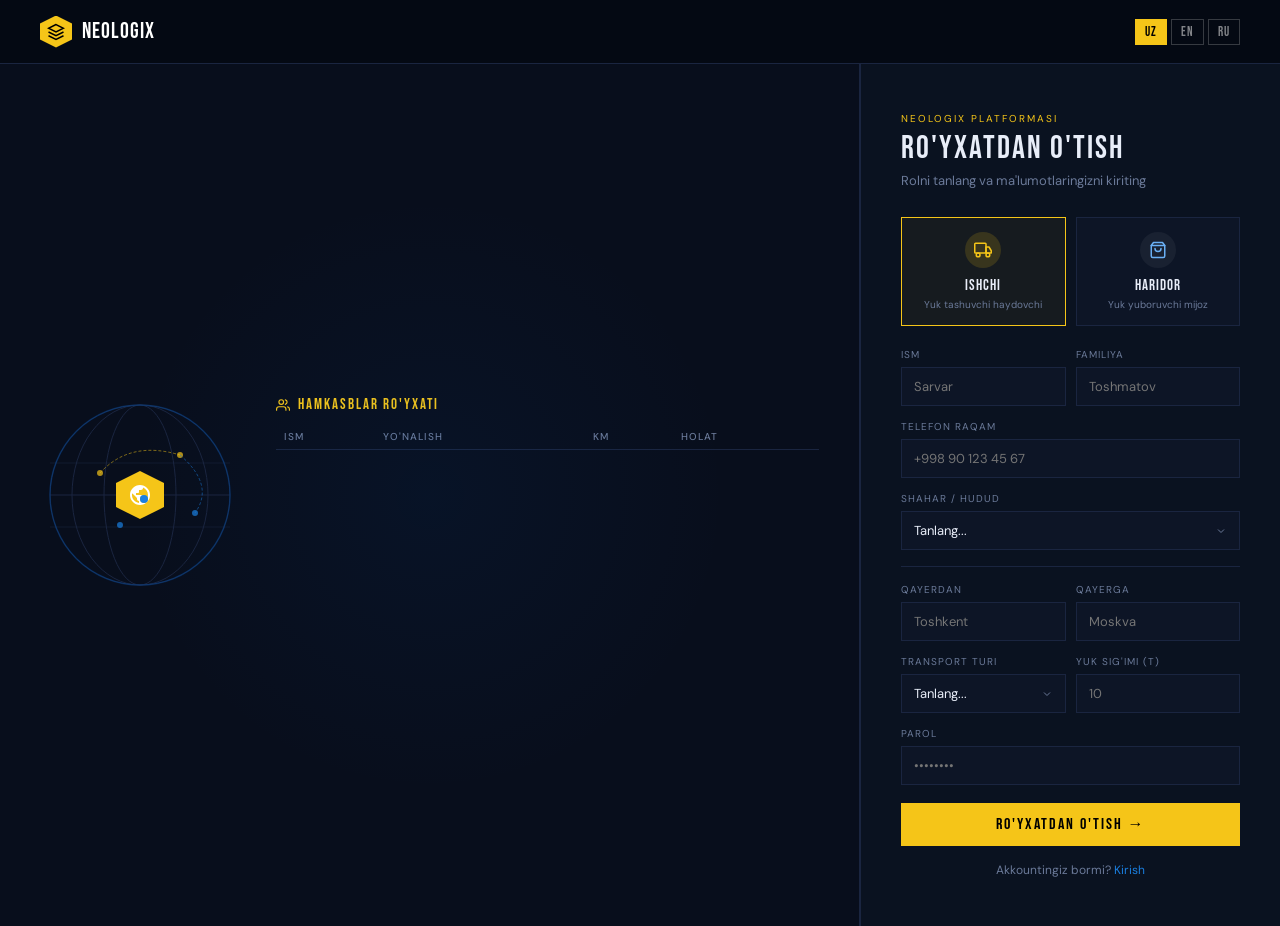
<file: index.html>
<!DOCTYPE html>
<html lang="uz">
<head>
  <meta charset="UTF-8"/>
  <meta name="viewport" content="width=device-width, initial-scale=1.0"/>
  <title>NeoLogix — Global Logistika</title>
  <link rel="preconnect" href="https://fonts.googleapis.com"/>
  <link rel="preconnect" href="https://fonts.gstatic.com" crossorigin/>
  <link href="https://fonts.googleapis.com/css2?family=Bebas+Neue&family=DM+Sans:wght@300;400;500;600&display=swap" rel="stylesheet"/>
  <link rel="stylesheet" href="style.css">
  <style>
    .lang-switcher { display:flex; gap:4px; align-items:center; }
    .lang-btn {
      background: transparent;
      border: 1px solid rgba(255,255,255,0.2);
      color: rgba(255,255,255,0.5);
      font-family: 'Bebas Neue', sans-serif;
      font-size: 13px;
      letter-spacing: 1px;
      padding: 4px 9px;
      cursor: pointer;
      transition: all 0.2s;
    }
    .lang-btn:hover { border-color: #F5C518; color: #F5C518; }
    .lang-btn.active { background: #F5C518; color: #000; border-color: #F5C518; }
  </style>
</head>
<body>

<nav>
  <a class="logo" href="#">
    <div class="logo-icon">
      <svg viewBox="0 0 24 24"><path d="M12 2L2 7l10 5 10-5-10-5zM2 17l10 5 10-5M2 12l10 5 10-5"/></svg>
    </div>
    NEOLOGIX
  </a>
  <ul>
    <li><a href="#track" data-i18n="nav_track">Kuzatish</a></li>
    <li><a href="#fleet" data-i18n="nav_fleet">Flot</a></li>
    <li><a href="#calc" data-i18n="nav_calc">Kalkulyator</a></li>
    <li><a href="#about" data-i18n="nav_about">Haqida</a></li>
  </ul>
  <div style="display:flex;gap:10px;align-items:center">
    <div class="lang-switcher">
      <button class="lang-btn" data-lang="uz" onclick="setLang('uz')">UZ</button>
      <button class="lang-btn" data-lang="en" onclick="setLang('en')">EN</button>
      <button class="lang-btn" data-lang="ru" onclick="setLang('ru')">RU</button>
    </div>
    <a id="navRegisterBtn" href="register.html" style="display:none;font-family:'Bebas Neue',sans-serif;font-size:13px;letter-spacing:2px;padding:8px 18px;background:#F5C518;color:#000;text-decoration:none;transition:background 0.2s" onmouseover="this.style.background='#ffd740'" onmouseout="this.style.background='#F5C518'" data-i18n="nav_register">RO'YXATDAN O'TISH</a>
    <button class="nav-btn" onclick="document.querySelector('#track .track-input').focus()" data-i18n="nav_contact">ALOQA</button>
  </div>
</nav>

<script>
  (function() {
    var user = sessionStorage.getItem('nlx_user');
    if (!user) {
      window.location.replace('register.html');
    }
  })();
</script>

<section class="hero">
  <div>
    <div class="hero-badge"><span class="dot"></span> <span data-i18n="hero_badge">GLOBAL LOGISTIKA TIZIMI</span></div>
    <h1><span data-i18n="hero_h1_1">YUKNI</span> <span data-i18n="hero_h1_span">DUNYOGA</span> <span data-i18n="hero_h1_2">YETKAZAMIZ</span></h1>
    <p data-i18n="hero_p">NeoLogix — 150+ mamlakatga dengiz, havo va quruqlik yo'llari orqali ishonchli yuk tashish xizmati. Real vaqt kuzatuvi bilan.</p>
    <div class="hero-btns">
      <button class="btn-primary" onclick="document.getElementById('track').scrollIntoView({behavior:'smooth'})" data-i18n="hero_btn1">YUKNI KUZATISH</button>
      <button class="btn-outline" onclick="document.getElementById('calc').scrollIntoView({behavior:'smooth'})" data-i18n="hero_btn2">Narx hisoblash →</button>
    </div>
    <div class="hero-stats">
      <div class="stat">
        <div class="stat-num">150+</div>
        <div class="stat-label" data-i18n="stat1_label">Mamlakat</div>
      </div>
      <div class="stat">
        <div class="stat-num">2.4M</div>
        <div class="stat-label" data-i18n="stat2_label">Yetkazilgan yuk</div>
      </div>
      <div class="stat">
        <div class="stat-num">99.7%</div>
        <div class="stat-label" data-i18n="stat3_label">O'z vaqtida</div>
      </div>
    </div>
  </div>
  
  <div style="display:flex;align-items:flex-start;gap:24px">
    <div class="globe-vis" style="flex-shrink:0">
      <svg class="globe-svg" viewBox="0 0 320 320" xmlns="http://www.w3.org/2000/svg">
        <circle cx="160" cy="160" r="150" fill="none" stroke="#1e2d4a" stroke-width="1"/>
        <ellipse cx="160" cy="160" rx="60" ry="150" fill="none" stroke="#1e2d4a" stroke-width="1"/>
        <ellipse cx="160" cy="160" rx="110" ry="150" fill="none" stroke="#1e2d4a" stroke-width="1"/>
        <line x1="10" y1="160" x2="310" y2="160" stroke="#1e2d4a" stroke-width="1"/>
        <line x1="10" y1="110" x2="310" y2="110" stroke="#1e2d4a" stroke-width="0.5"/>
        <line x1="10" y1="210" x2="310" y2="210" stroke="#1e2d4a" stroke-width="0.5"/>
        <circle cx="80" cy="130" r="5" fill="#F5C518"/>
        <circle cx="200" cy="90" r="5" fill="#F5C518"/>
        <circle cx="240" cy="170" r="4" fill="#0057B8"/>
        <circle cx="130" cy="200" r="4" fill="#0057B8"/>
        <circle cx="170" cy="120" r="4" fill="#F5C518"/>
        <path d="M80 130 Q130 70 200 90" fill="none" stroke="#F5C518" stroke-width="1.5" stroke-dasharray="4 3" opacity=".6"/>
        <path d="M200 90 Q260 120 240 170" fill="none" stroke="#0057B8" stroke-width="1.5" stroke-dasharray="4 3" opacity=".6"/>
        <path d="M130 200 Q140 150 170 120" fill="none" stroke="#1a7fe0" stroke-width="1.5" stroke-dasharray="4 3" opacity=".6"/>
        <circle cx="160" cy="160" r="150" fill="none" stroke="#0057B8" stroke-width="1.5" opacity=".4"/>
      </svg>
      <div class="globe-overlay">
        <div class="globe-center">
          <svg viewBox="0 0 24 24">
            <path d="M12 2C6.48 2 2 6.48 2 12s4.48 10 10 10 10-4.48 10-10S17.52 2 12 2zm-1 17.93c-3.95-.49-7-3.85-7-7.93 0-.62.08-1.21.21-1.79L9 15v1c0 1.1.9 2 2 2v1.93zm6.9-2.54c-.26-.81-1-1.39-1.9-1.39h-1v-3c0-.55-.45-1-1-1H8v-2h2c.55 0 1-.45 1-1V7h2c1.1 0 2-.9 2-2v-.41c2.93 1.19 5 4.06 5 7.41 0 2.08-.8 3.97-2.1 5.39z"/>
          </svg>
        </div>
      </div>
    </div>

    <div id="heroSideList" style="flex:1;min-width:0;padding-top:8px">
      <div id="heroColleagues" style="display:none">
        <div style="font-family:'Bebas Neue',sans-serif;font-size:13px;letter-spacing:2px;color:#F5C518;margin-bottom:10px;display:flex;align-items:center;gap:6px">
          <svg width="13" height="13" viewBox="0 0 24 24" fill="none" stroke="#F5C518" stroke-width="2" stroke-linecap="round" stroke-linejoin="round"><path d="M17 21v-2a4 4 0 0 0-4-4H5a4 4 0 0 0-4 4v2"/><circle cx="9" cy="7" r="4"/><path d="M23 21v-2a4 4 0 0 0-3-3.87"/><path d="M16 3.13a4 4 0 0 1 0 7.75"/></svg>
          <span data-i18n="hero_colleagues">Hamkasblar</span>
        </div>
        <table id="heroColTable" style="width:100%;border-collapse:collapse;font-size:11px"></table>
      </div>

      <div id="heroBuyerList" style="display:none">
        <div style="font-family:'Bebas Neue',sans-serif;font-size:13px;letter-spacing:2px;color:#F5C518;margin-bottom:10px;display:flex;align-items:center;gap:6px">
          <svg width="13" height="13" viewBox="0 0 24 24" fill="none" stroke="#F5C518" stroke-width="2" stroke-linecap="round" stroke-linejoin="round"><rect x="1" y="3" width="15" height="13" rx="1"/><path d="M16 8h4l3 5v3h-7V8z"/><circle cx="5.5" cy="18.5" r="2.5"/><circle cx="18.5" cy="18.5" r="2.5"/></svg>
          <span data-i18n="hero_freeWorkers">Bo'sh ishchilar</span>
        </div>
        <table id="heroWrkTable" style="width:100%;border-collapse:collapse;font-size:11px"></table>
      </div>
    </div>
  </div>
</section>

<div class="features-bar">
  <div class="feature-item">
    <svg width="20" height="20" viewBox="0 0 24 24" fill="none" stroke="currentColor" stroke-width="2" stroke-linecap="round" stroke-linejoin="round"><path d="M12 22s8-4 8-10V5l-8-3-8 3v7c0 6 8 10 8 10z"/></svg>
    <span data-i18n="feat1">To'liq sug'urta</span>
  </div>
  <div class="feature-item">
    <svg width="20" height="20" viewBox="0 0 24 24" fill="none" stroke="currentColor" stroke-width="2" stroke-linecap="round" stroke-linejoin="round"><circle cx="12" cy="10" r="3"/><path d="M12 2a8 8 0 0 0-8 8c0 5.25 8 14 8 14s8-8.75 8-14a8 8 0 0 0-8-8z"/></svg>
    <span data-i18n="feat2">Real vaqt kuzatuvi</span>
  </div>
  <div class="feature-item">
    <svg width="20" height="20" viewBox="0 0 24 24" fill="none" stroke="currentColor" stroke-width="2" stroke-linecap="round" stroke-linejoin="round"><polygon points="13 2 3 14 12 14 11 22 21 10 12 10 13 2"/></svg>
    <span data-i18n="feat3">24 soat Express</span>
  </div>
  <div class="feature-item">
    <svg width="20" height="20" viewBox="0 0 24 24" fill="none" stroke="currentColor" stroke-width="2" stroke-linecap="round" stroke-linejoin="round"><circle cx="12" cy="12" r="10"/><line x1="2" y1="12" x2="22" y2="12"/><path d="M12 2a15.3 15.3 0 0 1 4 10 15.3 15.3 0 0 1-4 10 15.3 15.3 0 0 1-4-10 15.3 15.3 0 0 1 4-10z"/></svg>
    <span data-i18n="feat4">150+ mamlakat</span>
  </div>
  <div class="feature-item">
    <svg width="20" height="20" viewBox="0 0 24 24" fill="none" stroke="currentColor" stroke-width="2" stroke-linecap="round" stroke-linejoin="round"><path d="M22 16.92v3a2 2 0 0 1-2.18 2 19.79 19.79 0 0 1-8.63-3.07A19.5 19.5 0 0 1 4.69 12a19.79 19.79 0 0 1-3.07-8.67A2 2 0 0 1 3.6 1.27h3a2 2 0 0 1 2 1.72 12.84 12.84 0 0 0 .7 2.81 2 2 0 0 1-.45 2.11L7.91 8.88a16 16 0 0 0 6.29 6.29l1.17-1.17a2 2 0 0 1 2.11-.45 12.84 12.84 0 0 0 2.81.7A2 2 0 0 1 22 16.92z"/></svg>
    <span data-i18n="feat5">24/7 qo'llab-quvvatlash</span>
  </div>
</div>

<section class="track-section" id="track">
  <div class="section-tag" data-i18n="track_tag">Real vaqt</div>
  <div class="section-title"><span data-i18n="track_title">YUKNI KUZATISH</span> <span class="badge-live" data-i18n="track_live">JONLI</span></div>
  <div class="section-sub" data-i18n="track_sub">Yuk raqamingizni kiriting va holatini kuzating</div>
  <div class="track-box">
    <div class="track-input-row">
      <input class="track-input" id="trackInput" data-i18n="track_placeholder" placeholder="Masalan: NLX-2024-78421"/>
      <button class="track-btn" onclick="trackCargo()" data-i18n="track_btn">QIDIRISH</button>
    </div>
    <div class="error-msg" id="errMsg" data-i18n="track_err">Noto'g'ri raqam. Namuna raqamlardan birini sinab ko'ring.</div>
    <div class="hint"><span data-i18n="track_hint">Namuna raqamlar:</span>
      <span onclick="fillAndTrack('NLX-2024-78421')">NLX-2024-78421</span> ·
      <span onclick="fillAndTrack('NLX-2024-55100')">NLX-2024-55100</span> ·
      <span onclick="fillAndTrack('NLX-2024-33007')">NLX-2024-33007</span>
    </div>
    <div class="track-result" id="trackResult">
      <div class="track-info-row">
        <div class="track-info-card">
          <div class="ti-label" data-i18n="track_label_num">Yuk raqami</div>
          <div class="ti-val blue" id="tr-num">—</div>
        </div>
        <div class="track-info-card">
          <div class="ti-label" data-i18n="track_label_status">Holat</div>
          <div class="ti-val yellow" id="tr-status">—</div>
        </div>
        <div class="track-info-card">
          <div class="ti-label" data-i18n="track_label_eta">Yetib kelish</div>
          <div class="ti-val" id="tr-eta">—</div>
        </div>
        <div class="track-info-card">
          <div class="ti-label" data-i18n="track_label_type">Transport</div>
          <div class="ti-val" id="tr-type">—</div>
        </div>
      </div>
      <div class="track-steps" id="trackSteps"></div>
    </div>
  </div>
</section>

<section id="fleet">
  <div class="section-tag" data-i18n="fleet_tag">Transport parki</div>
  <div class="section-title" data-i18n="fleet_title">BIZNING FLOT</div>
  <div class="section-sub" data-i18n="fleet_sub">Quruqlik, dengiz, havo va temir yo'llari orqali har qanday yukni yetkazamiz</div>
  <div class="fleet-grid">
    <div class="fleet-card">
      <span class="fleet-icon"><svg width="44" height="44" viewBox="0 0 24 24" fill="none" stroke="#F5C518" stroke-width="1.5" stroke-linecap="round" stroke-linejoin="round"><rect x="1" y="3" width="15" height="13" rx="1"/><path d="M16 8h4l3 5v3h-7V8z"/><circle cx="5.5" cy="18.5" r="2.5"/><circle cx="18.5" cy="18.5" r="2.5"/></svg></span>
      <div class="fleet-name" data-i18n="fleet1_name">Avtomobil Floti</div>
      <div class="fleet-desc" data-i18n="fleet1_desc">800+ zamonaviy yuk mashinalari. GPS kuzatuvi, sovutgichli va o'ta og'ir yuklar uchun maxsus avtomashinalar. MDH va Yevropa yo'nalishlari.</div>
      <div class="fleet-specs"><span class="spec-tag">40 t</span><span class="spec-tag">GPS</span><span class="spec-tag">Sovuqlik</span><span class="spec-tag">Xavfli yuk</span></div>
    </div>
    <div class="fleet-card">
      <span class="fleet-icon"><svg width="44" height="44" viewBox="0 0 24 24" fill="none" stroke="#F5C518" stroke-width="1.5" stroke-linecap="round" stroke-linejoin="round"><path d="M2 20a2.4 2.4 0 0 0 2 1 2.4 2.4 0 0 0 2-1 2.4 2.4 0 0 1 2-1 2.4 2.4 0 0 1 2 1 2.4 2.4 0 0 0 2 1 2.4 2.4 0 0 0 2-1 2.4 2.4 0 0 1 2-1 2.4 2.4 0 0 1 2 1"/><path d="M4 18V9a1 1 0 0 1 1-1h4V5"/><path d="M9 4h6l3 5H6z"/><path d="M12 4v4"/></svg></span>
      <div class="fleet-name" data-i18n="fleet2_name">Dengiz Floti</div>
      <div class="fleet-desc" data-i18n="fleet2_desc">Konteyner va bulk yuklarni okeanlarga tashish. 45 ta portda hamkorlik, FCL va LCL xizmatlari. Osiyo, Yevropa va Amerika yo'nalishlari.</div>
      <div class="fleet-specs"><span class="spec-tag">FCL/LCL</span><span class="spec-tag">45 port</span><span class="spec-tag">Konteyner</span><span class="spec-tag">Bulk</span></div>
    </div>
    <div class="fleet-card">
      <span class="fleet-icon"><svg width="44" height="44" viewBox="0 0 24 24" fill="none" stroke="#F5C518" stroke-width="1.5" stroke-linecap="round" stroke-linejoin="round"><path d="M17.8 19.2L16 11l3.5-3.5C21 6 21.5 4 21 3c-1-.5-3 0-4.5 1.5L13 8 4.8 6.2c-.5-.1-.9.1-1.1.5l-.3.5c-.2.5-.1 1 .3 1.3L9 12l-2 3H4l-1 1 3 2 2 3 1-1v-3l3-2 3.5 5.3c.3.4.8.5 1.3.3l.5-.2c.4-.3.6-.7.5-1.2z"/></svg></span>
      <div class="fleet-name" data-i18n="fleet3_name">Havo Yuk Tashish</div>
      <div class="fleet-desc" data-i18n="fleet3_desc">Tezkor va qimmatbaho yuklarni xavfsiz yetkazish. Express 24 soat, standard 3-5 kun. 120+ aeroportda xizmat.</div>
      <div class="fleet-specs"><span class="spec-tag">24h express</span><span class="spec-tag">120+ aeroport</span><span class="spec-tag">Tibbiy</span></div>
    </div>
    <div class="fleet-card">
      <span class="fleet-icon"><svg width="44" height="44" viewBox="0 0 24 24" fill="none" stroke="#F5C518" stroke-width="1.5" stroke-linecap="round" stroke-linejoin="round"><rect x="2" y="7" width="20" height="10" rx="2"/><path d="M7 17v2M17 17v2"/><path d="M2 12h20"/><circle cx="7" cy="17" r="1"/><circle cx="17" cy="17" r="1"/></svg></span>
      <div class="fleet-name" data-i18n="fleet4_name">Temir Yo'l Tashish</div>
      <div class="fleet-desc" data-i18n="fleet4_desc">Katta hajmli va og'ir yuklarni iqtisodiy narxda tashish. Markaziy Osiyo, Rossiya va Xitoy yo'nalishlari bo'yicha muntazam reys.</div>
      <div class="fleet-specs"><span class="spec-tag">Og'ir yuk</span><span class="spec-tag">Konteyner</span><span class="spec-tag">MDH/Xitoy</span></div>
    </div>
  </div>
</section>

<section class="calc-section" id="calc">
  <div class="section-tag" data-i18n="calc_tag">Narx hisoblash</div>
  <div class="section-title" data-i18n="calc_title">KALKULYATOR</div>
  <div class="section-sub" data-i18n="calc_sub">Yuk parametrlarini kiriting va taxminiy narxni hisoblang</div>
  <div class="calc-grid">
    <div class="calc-form">
      <div class="form-group">
        <label class="form-label" data-i18n="calc_type_label">Transport turi</label>
        <select class="form-control" id="cType" onchange="calcPrice()">
          <option value="road" data-i18n-opt="calc_type_road">Avtomobil</option>
          <option value="sea" data-i18n-opt="calc_type_sea">Dengiz</option>
          <option value="air" data-i18n-opt="calc_type_air">Havo</option>
          <option value="rail" data-i18n-opt="calc_type_rail">Temir yo'l</option>
        </select>
      </div>
      <div class="form-group">
        <label class="form-label" data-i18n="calc_weight_label">Yuk og'irligi (kg)</label>
        <div class="range-row">
          <input type="range" class="form-range" min="1" max="30000" value="500" step="1" id="weightSlider" oninput="syncWeight(this.value)"/>
          <span class="range-val" id="weightVal">500 kg</span>
        </div>
        <input class="form-control" type="number" id="weightInput" value="500" min="1" max="30000" oninput="syncWeightInput(this.value)" style="margin-top:8px" data-i18n="calc_weight_placeholder" placeholder="Og'irlikni kiriting"/>
      </div>
      <div class="form-group">
        <label class="form-label" data-i18n="calc_dist_label">Masofa (km)</label>
        <div class="range-row">
          <input type="range" class="form-range" min="100" max="20000" value="2000" step="100" id="distSlider" oninput="syncDist(this.value)"/>
          <span class="range-val" id="distVal">2000 km</span>
        </div>
      </div>
      <div class="form-group">
        <label class="form-label" data-i18n="calc_speed_label">Xizmat darajasi</label>
        <select class="form-control" id="cSpeed" onchange="calcPrice()">
          <option value="std" data-i18n-opt="calc_speed_std">Standart (5-10 kun)</option>
          <option value="fast" data-i18n-opt="calc_speed_fast">Tezlashtirilgan (2-4 kun)</option>
          <option value="exp" data-i18n-opt="calc_speed_exp">Express (24 soat)</option>
        </select>
      </div>
      <div class="form-group">
        <label class="form-label" data-i18n="calc_ins_label">Sug'urta</label>
        <select class="form-control" id="cIns" onchange="calcPrice()">
          <option value="0" data-i18n-opt="calc_ins_none">Yo'q</option>
          <option value="0.015" data-i18n-opt="calc_ins_basic">Asosiy (1.5%)</option>
          <option value="0.03" data-i18n-opt="calc_ins_full">To'liq (3%)</option>
        </select>
      </div>
      <button class="calc-cta" onclick="calcPrice()" data-i18n="calc_btn">NARXNI HISOBLASH</button>
    </div>
    <div class="calc-result-box">
      <div class="price-display">
        <div class="price-from" data-i18n="calc_price_from">Taxminiy narx</div>
        <div class="price-num" id="priceNum">$0</div>
        <div class="price-unit" data-i18n="calc_price_unit">USD (soliqsiz)</div>
      </div>
      <ul class="price-breakdown">
        <li><span data-i18n="calc_br1">Asosiy tarif</span><span class="val" id="br-base">—</span></li>
        <li><span data-i18n="calc_br2">Tezlik ustamasi</span><span class="val" id="br-speed">—</span></li>
        <li><span data-i18n="calc_br3">Yonilg'i qo'shimchasi</span><span class="val" id="br-fuel">—</span></li>
        <li><span data-i18n="calc_br4">Sug'urta</span><span class="val" id="br-ins">—</span></li>
        <li><span data-i18n="calc_br5">JAMI</span><span class="val" id="br-total">—</span></li>
      </ul>
    </div>
  </div>
</section>

<section id="about" style="background:var(--dark3);border-top:1px solid var(--border)">
  <div class="section-tag" data-i18n="about_tag">Biz haqimizda</div>
  <div class="section-title" data-i18n="about_title">NIMA UCHUN NEOLOGIX?</div>
  <div style="display:grid;grid-template-columns:repeat(auto-fit,minmax(220px,1fr));gap:24px;margin-top:40px">
    <div style="background:var(--card);border:1px solid var(--border);padding:28px">
      <div style="margin-bottom:16px"><svg width="36" height="36" viewBox="0 0 24 24" fill="none" stroke="#F5C518" stroke-width="1.5" stroke-linecap="round" stroke-linejoin="round"><circle cx="12" cy="8" r="6"/><path d="M15.477 12.89L17 22l-5-3-5 3 1.523-9.11"/></svg></div>
      <div style="font-family:'Bebas Neue',sans-serif;font-size:20px;color:white;margin-bottom:8px" data-i18n="about1_title">15 Yillik Tajriba</div>
      <div style="font-size:13px;color:var(--muted);line-height:1.6" data-i18n="about1_desc">2009-yildan beri global logistika sohasida xizmat ko'rsatib kelmoqdamiz.</div>
    </div>
    <div style="background:var(--card);border:1px solid var(--border);padding:28px">
      <div style="margin-bottom:16px"><svg width="36" height="36" viewBox="0 0 24 24" fill="none" stroke="#F5C518" stroke-width="1.5" stroke-linecap="round" stroke-linejoin="round"><rect x="3" y="11" width="18" height="11" rx="2"/><path d="M7 11V7a5 5 0 0 1 10 0v4"/></svg></div>
      <div style="font-family:'Bebas Neue',sans-serif;font-size:20px;color:white;margin-bottom:8px" data-i18n="about2_title">To'liq Xavfsizlik</div>
      <div style="font-size:13px;color:var(--muted);line-height:1.6" data-i18n="about2_desc">Har bir yuk to'liq sug'urtalangan va kuzatiladi. Yo'qolish hollari 0%.</div>
    </div>
    <div style="background:var(--card);border:1px solid var(--border);padding:28px">
      <div style="margin-bottom:16px"><svg width="36" height="36" viewBox="0 0 24 24" fill="none" stroke="#F5C518" stroke-width="1.5" stroke-linecap="round" stroke-linejoin="round"><path d="M21 15a2 2 0 0 1-2 2H7l-4 4V5a2 2 0 0 1 2-2h14a2 2 0 0 1 2 2z"/></svg></div>
      <div style="font-family:'Bebas Neue',sans-serif;font-size:20px;color:white;margin-bottom:8px" data-i18n="about3_title">24/7 Qo'llab-quvvatlash</div>
      <div style="font-size:13px;color:var(--muted);line-height:1.6" data-i18n="about3_desc">Har qanday vaqtda mutaxassislarimiz bilan bog'laning. Toshkent, Moskva, Dubay ofislari.</div>
    </div>
    <div style="background:var(--card);border:1px solid var(--border);padding:28px">
      <div style="margin-bottom:16px"><svg width="36" height="36" viewBox="0 0 24 24" fill="none" stroke="#F5C518" stroke-width="1.5" stroke-linecap="round" stroke-linejoin="round"><polygon points="13 2 3 14 12 14 11 22 21 10 12 10 13 2"/></svg></div>
      <div style="font-family:'Bebas Neue',sans-serif;font-size:20px;color:white;margin-bottom:8px" data-i18n="about4_title">Tezkor Yetkazish</div>
      <div style="font-size:13px;color:var(--muted);line-height:1.6" data-i18n="about4_desc">Express xizmatimiz bilan yuk 24 soat ichida manzilga yetadi. Kafolatlangan.</div>
    </div>
  </div>
</section>

<footer>
  <div class="footer-inner">
    <div>
      <div class="footer-logo">NEOLOGIX</div>
      <div class="footer-desc" data-i18n="footer_desc">Global logistika va yuk tashish xizmatlari. Butun dunyo bo'ylab ishonchli yetkazib berish.</div>
    </div>
    <div class="footer-col">
      <h4 data-i18n="footer_services">Xizmatlar</h4>
      <ul>
        <li><a href="#" data-i18n="footer_s1">Avtomobil tashish</a></li>
        <li><a href="#" data-i18n="footer_s2">Dengiz tashish</a></li>
        <li><a href="#" data-i18n="footer_s3">Havo tashish</a></li>
        <li><a href="#" data-i18n="footer_s4">Temir yo'l tashish</a></li>
        <li><a href="#" data-i18n="footer_s5">Omborxona</a></li>
      </ul>
    </div>
    <div class="footer-col">
      <h4 data-i18n="footer_company">Kompaniya</h4>
      <ul>
        <li><a href="#" data-i18n="footer_c1">Biz haqimizda</a></li>
        <li><a href="#" data-i18n="footer_c2">Hamkorlar</a></li>
        <li><a href="#" data-i18n="footer_c3">Yangiliklar</a></li>
        <li><a href="#" data-i18n="footer_c4">Karyera</a></li>
      </ul>
    </div>
    <div class="footer-col">
      <h4 data-i18n="footer_contact">Aloqa</h4>
      <ul>
        <li><a href="#">+998 71 123-45-67</a></li>
        <li><a href="#">info@neologix.uz</a></li>
        <li><a href="#">Toshkent, Uzbekiston</a></li>
        <li><a href="#" data-i18n="footer_contact4">24/7 qo'llab-quvvatlash</a></li>
      </ul>
    </div>
  </div>
  <div class="footer-bottom">
    <div class="footer-copy" data-i18n="footer_copy">© 2024 NeoLogix. Barcha huquqlar himoyalangan.</div>
    <div class="footer-socials">
      <a class="social-btn" href="#">in</a>
      <a class="social-btn" href="#">tw</a>
      <a class="social-btn" href="#">fb</a>
    </div>
  </div>
</footer>

<!-- ORDER MODAL -->
<div id="orderModal" style="display:none;position:fixed;inset:0;z-index:9000;background:rgba(5,10,20,0.85);backdrop-filter:blur(6px);align-items:center;justify-content:center">
  <div style="background:#0d1526;border:1px solid #1a2540;width:100%;max-width:480px;margin:20px;position:relative;animation:modalIn 0.3s ease">
    <div style="background:#0057B8;padding:18px 22px;display:flex;align-items:center;justify-content:space-between">
      <div>
        <div style="font-family:'Bebas Neue',sans-serif;font-size:20px;letter-spacing:2px;color:white" data-i18n="order_title">BUYURTMA BERISH</div>
        <div id="orderWorkerName" style="font-size:12px;color:rgba(255,255,255,0.7);margin-top:2px"></div>
      </div>
      <button onclick="closeOrderModal()" style="background:none;border:none;cursor:pointer;color:white;font-size:24px;line-height:1;opacity:0.8">×</button>
    </div>
    <div id="orderStep1" style="padding:24px">
      <div style="display:grid;gap:14px">
        <div>
          <label style="font-size:10px;letter-spacing:1px;color:#6b7a99;text-transform:uppercase;display:block;margin-bottom:6px" data-i18n="order_yuk_label">Yuk nomi va og'irligi</label>
          <input id="orderYuk" data-i18n="order_yuk_ph" placeholder="Masalan: Kiyim, 500 kg, 3 ta qop" style="width:100%;background:#080e1c;border:1px solid #1a2540;color:#e8edf8;padding:11px 13px;font-size:13px;font-family:'DM Sans',sans-serif;outline:none;border-radius:0;box-sizing:border-box" onfocus="this.style.borderColor='#1a7fe0'" onblur="this.style.borderColor='#1a2540'"/>
        </div>
        <div>
          <label style="font-size:10px;letter-spacing:1px;color:#6b7a99;text-transform:uppercase;display:block;margin-bottom:6px" data-i18n="order_manzil_label">Qayerdan → Qayerga</label>
          <input id="orderManzil" data-i18n="order_manzil_ph" placeholder="Masalan: Toshkent → Moskva" style="width:100%;background:#080e1c;border:1px solid #1a2540;color:#e8edf8;padding:11px 13px;font-size:13px;font-family:'DM Sans',sans-serif;outline:none;border-radius:0;box-sizing:border-box" onfocus="this.style.borderColor='#1a7fe0'" onblur="this.style.borderColor='#1a2540'"/>
        </div>
        <div>
          <label style="font-size:10px;letter-spacing:1px;color:#6b7a99;text-transform:uppercase;display:block;margin-bottom:6px" data-i18n="order_izoh_label">Qo'shimcha izoh (ixtiyoriy)</label>
          <textarea id="orderIzoh" data-i18n="order_izoh_ph" placeholder="Qo'shimcha ma'lumot..." rows="3" style="width:100%;background:#080e1c;border:1px solid #1a2540;color:#e8edf8;padding:11px 13px;font-size:13px;font-family:'DM Sans',sans-serif;outline:none;border-radius:0;resize:none;box-sizing:border-box" onfocus="this.style.borderColor='#1a7fe0'" onblur="this.style.borderColor='#1a2540'"></textarea>
        </div>
      </div>
      <div id="orderErr" style="color:#f87171;font-size:12px;margin-top:10px;display:none"></div>
      <button onclick="submitOrder()" style="width:100%;background:#F5C518;color:#000;border:none;padding:13px;font-family:'Bebas Neue',sans-serif;font-size:17px;letter-spacing:2px;cursor:pointer;margin-top:16px;transition:background 0.2s" onmouseover="this.style.background='#ffd740'" onmouseout="this.style.background='#F5C518'" data-i18n="order_submit">BUYURTMA YUBORISH →</button>
    </div>
    <div id="orderStep2" style="display:none;padding:32px;text-align:center">
      <div style="width:64px;height:64px;background:rgba(74,222,128,0.1);border-radius:50%;display:flex;align-items:center;justify-content:center;margin:0 auto 16px;animation:popIn 0.4s ease">
        <svg width="32" height="32" viewBox="0 0 24 24" fill="none" stroke="#4ade80" stroke-width="2.5" stroke-linecap="round" stroke-linejoin="round"><polyline points="20 6 9 17 4 12"/></svg>
      </div>
      <div style="font-family:'Bebas Neue',sans-serif;font-size:24px;letter-spacing:2px;margin-bottom:8px;color:white" data-i18n="order_success_title">BUYURTMA QABUL QILINDI!</div>
      <div style="font-size:13px;color:#6b7a99;margin-bottom:16px" data-i18n="order_success_sub">Buyurtma raqamingiz:</div>
      <div id="orderIdDisplay" style="font-family:'Bebas Neue',sans-serif;font-size:28px;color:#F5C518;letter-spacing:3px;background:#080e1c;border:1px solid #1a2540;padding:12px 24px;display:inline-block;margin-bottom:16px"></div>
      <div style="font-size:12px;color:#6b7a99;margin-bottom:8px" data-i18n="order_tg_note">Ishchi bilan bog'lanish uchun <b style='color:#1a7fe0'>Telegram</b> botimizga murojaat qiling.</div>
      <div style="margin-bottom:20px">
        <a href="https://t.me/NeoLogixBot" target="_blank" style="display:inline-flex;align-items:center;gap:8px;background:#1a7fe0;color:white;padding:10px 20px;text-decoration:none;font-family:'Bebas Neue',sans-serif;font-size:14px;letter-spacing:1px;transition:background 0.2s" onmouseover="this.style.background='#0057B8'" onmouseout="this.style.background='#1a7fe0'">
          <svg width="16" height="16" viewBox="0 0 24 24" fill="white"><path d="M12 0C5.373 0 0 5.373 0 12s5.373 12 12 12 12-5.373 12-12S18.627 0 12 0zm5.562 8.248l-2.038 9.593c-.145.658-.537.818-1.084.508l-3-2.21-1.447 1.394c-.16.16-.295.295-.605.295l.213-3.053 5.56-5.023c.242-.213-.054-.333-.373-.12L7.48 14.48l-2.95-.924c-.642-.2-.653-.642.136-.953l11.527-4.443c.535-.194 1.003.13.37.088z"/></svg>
          <span data-i18n="order_tg_btn">TELEGRAM BOTGA O'TISH</span>
        </a>
      </div>
      <button onclick="closeOrderModal()" style="background:transparent;border:1px solid #1a2540;color:#6b7a99;padding:8px 20px;font-family:'DM Sans',sans-serif;font-size:13px;cursor:pointer" data-i18n="order_close">Yopish</button>
    </div>
  </div>
</div>

<style>
@keyframes modalIn { from{opacity:0;transform:scale(0.95)} to{opacity:1;transform:scale(1)} }
@keyframes popIn   { from{transform:scale(0.5);opacity:0} to{transform:scale(1);opacity:1} }
#orderModal.show { display:flex!important; }
</style>

<!-- CHAT WIDGET -->
<div id="chatWidget">
  <button id="chatToggle" onclick="toggleChat()">
    <svg id="chatIcon" width="26" height="26" viewBox="0 0 24 24" fill="none" stroke="white" stroke-width="2" stroke-linecap="round" stroke-linejoin="round"><path d="M21 15a2 2 0 0 1-2 2H7l-4 4V5a2 2 0 0 1 2-2h14a2 2 0 0 1 2 2z"/></svg>
    <svg id="closeIcon" width="26" height="26" viewBox="0 0 24 24" fill="none" stroke="white" stroke-width="2.5" stroke-linecap="round" style="display:none"><line x1="18" y1="6" x2="6" y2="18"/><line x1="6" y1="6" x2="18" y2="18"/></svg>
    <span id="chatBadge">1</span>
  </button>
  <div id="chatBox">
    <div id="chatHeader">
      <div style="display:flex;align-items:center;gap:10px">
        <div id="botAvatar">N</div>
        <div>
          <div style="font-weight:600;font-size:14px">NeoLogix Bot</div>
          <div style="font-size:11px;opacity:.7;display:flex;align-items:center;gap:4px"><span style="width:6px;height:6px;background:#4ade80;border-radius:50%;display:inline-block"></span><span data-i18n="chat_online">Onlayn</span></div>
        </div>
      </div>
      <button onclick="toggleChat()" style="background:none;border:none;cursor:pointer;color:white;font-size:20px;line-height:1;opacity:.8">×</button>
    </div>
    <div id="chatMessages"></div>
    <div id="chatQuickBtns"></div>
    <div id="chatInputRow">
      <input id="chatInput" data-i18n="chat_input_ph" placeholder="Xabar yozing..." onkeydown="if(event.key==='Enter')sendMsg()"/>
      <button id="chatSendBtn" onclick="sendMsg()">
        <svg width="18" height="18" viewBox="0 0 24 24" fill="none" stroke="currentColor" stroke-width="2" stroke-linecap="round" stroke-linejoin="round"><line x1="22" y1="2" x2="11" y2="13"/><polygon points="22 2 15 22 11 13 2 9 22 2"/></svg>
      </button>
    </div>
  </div>
</div>

<script src="./i18n.js"></script>
<script src="./script.js"></script>
<script src="./bot.js"></script>
<script>
  // Select option larni ham tarjima qilish
  function applySelectOptions() {
    document.querySelectorAll('[data-i18n-opt]').forEach(function(opt) {
      opt.textContent = t(opt.dataset.i18nOpt);
    });
  }

  // applyLang ni kengaytirish
  var _origApplyLang = applyLang;
  applyLang = function() {
    _origApplyLang();
    applySelectOptions();
  };

  // Sahifa yuklanganda til qo'llash
  document.addEventListener('DOMContentLoaded', function() {
    applyLang();
  });
  applyLang();

  if (!sessionStorage.getItem('nlx_user')) {
    var btn = document.getElementById('navRegisterBtn');
    if (btn) btn.style.display = 'inline-block';
  }
</script>
</body>
</html>
</file>
<file: style.css>
*{box-sizing:border-box;margin:0;padding:0}
    :root{
      --blue:#0057B8;--blue-dark:#003d82;--blue-light:#1a7fe0;
      --yellow:#F5C518;--yellow-dark:#d4a800;
      --dark:#0a0f1e;--dark2:#111827;--dark3:#1c2537;
      --text:#e8edf7;--muted:#8b97b3;
      --card:#151d30;--border:#1e2d4a;
    }
    html{scroll-behavior:smooth}
    body{font-family:'DM Sans',sans-serif;background:var(--dark);color:var(--text);overflow-x:hidden}
    h1,h2,h3,nav .logo{font-family:'Bebas Neue',sans-serif;letter-spacing:1px}


    nav{display:flex;align-items:center;justify-content:space-between;padding:16px 40px;background:rgba(10,15,30,0.95);border-bottom:1px solid var(--border);position:sticky;top:0;z-index:100;backdrop-filter:blur(10px)}
    .logo{font-size:28px;color:var(--yellow);display:flex;align-items:center;gap:8px;text-decoration:none}
    .logo-icon{width:32px;height:32px;background:var(--blue);display:flex;align-items:center;justify-content:center;clip-path:polygon(0 0,100% 0,100% 70%,70% 100%,0 100%)}
    .logo-icon svg{width:18px;height:18px;fill:white}
    nav ul{display:flex;gap:28px;list-style:none}
    nav ul li a{color:var(--muted);text-decoration:none;font-size:14px;font-weight:500;transition:color .2s}
    nav ul li a:hover{color:var(--yellow)}
    .nav-btn{background:var(--yellow);color:var(--dark);padding:8px 20px;border:none;font-family:'DM Sans',sans-serif;font-weight:600;font-size:13px;cursor:pointer;clip-path:polygon(0 0,100% 0,100% 80%,90% 100%,0 100%);transition:background .2s}
    .nav-btn:hover{background:var(--yellow-dark)}


    .hero{padding:80px 40px 60px;display:grid;grid-template-columns:1fr 1fr;gap:60px;align-items:center;background:linear-gradient(135deg,var(--dark) 0%,var(--dark2) 100%);border-bottom:2px solid var(--yellow)}
    .hero-badge{display:inline-flex;align-items:center;gap:6px;background:rgba(245,197,24,0.1);border:1px solid rgba(245,197,24,0.3);color:var(--yellow);padding:4px 12px;font-size:12px;font-weight:600;margin-bottom:20px;letter-spacing:2px}
    .dot{width:6px;height:6px;background:var(--yellow);border-radius:50%;animation:pulse 1.5s infinite}
    @keyframes pulse{0%,100%{opacity:1}50%{opacity:0.3}}
    .hero h1{font-size:68px;line-height:.95;margin-bottom:20px;color:white}
    .hero h1 span{color:var(--yellow)}
    .hero p{color:var(--muted);font-size:16px;line-height:1.7;margin-bottom:32px;max-width:420px}
    .hero-btns{display:flex;gap:12px;flex-wrap:wrap}
    .btn-primary{background:var(--blue);color:white;border:none;padding:14px 28px;font-family:'Bebas Neue',sans-serif;font-size:18px;letter-spacing:1px;cursor:pointer;transition:background .2s}
    .btn-primary:hover{background:var(--blue-light)}
    .btn-outline{background:transparent;border:1px solid var(--border);color:var(--text);padding:12px 24px;font-family:'DM Sans',sans-serif;font-size:14px;font-weight:500;cursor:pointer;transition:border-color .2s,color .2s}
    .btn-outline:hover{border-color:var(--yellow);color:var(--yellow)}
    .hero-stats{display:flex;gap:32px;margin-top:40px}
    .stat{border-left:3px solid var(--yellow);padding-left:16px}
    .stat-num{font-family:'Bebas Neue',sans-serif;font-size:36px;color:var(--yellow);line-height:1}
    .stat-label{font-size:12px;color:var(--muted);margin-top:2px}
    .globe-vis{position:relative;display:flex;align-items:center;justify-content:center}
    .globe-svg{width:320px;height:320px;animation:spin 20s linear infinite}
    @keyframes spin{from{transform:rotate(0deg)}to{transform:rotate(360deg)}}
    .globe-overlay{position:absolute;inset:0;display:flex;align-items:center;justify-content:center}
    .globe-center{width:80px;height:80px;background:var(--yellow);display:flex;align-items:center;justify-content:center;clip-path:polygon(50% 0%,100% 25%,100% 75%,50% 100%,0% 75%,0% 25%)}
    .globe-center svg{width:36px;height:36px;fill:var(--dark)}

    /* SECTIONS */
    section{padding:60px 40px}
    .section-tag{font-size:11px;letter-spacing:3px;color:var(--yellow);font-weight:600;text-transform:uppercase;margin-bottom:8px}
    .section-title{font-family:'Bebas Neue',sans-serif;font-size:44px;color:white;margin-bottom:8px}
    .section-sub{color:var(--muted);font-size:15px;margin-bottom:40px}


    .track-section{background:var(--dark2);border-top:1px solid var(--border);border-bottom:1px solid var(--border)}
    .track-box{background:var(--card);border:1px solid var(--border);padding:32px;max-width:680px}
    .track-input-row{display:flex;gap:0}
    .track-input{flex:1;background:var(--dark3);border:1px solid var(--border);border-right:none;color:var(--text);padding:14px 18px;font-family:'DM Sans',sans-serif;font-size:15px;outline:none;transition:border-color .2s}
    .track-input::placeholder{color:var(--muted)}
    .track-input:focus{border-color:var(--blue)}
    .track-btn{background:var(--blue);color:white;border:none;padding:14px 28px;font-family:'Bebas Neue',sans-serif;font-size:18px;letter-spacing:1px;cursor:pointer;transition:background .2s}
    .track-btn:hover{background:var(--blue-light)}
    .track-result{margin-top:24px;display:none}
    .track-result.show{display:block}
    .track-steps{display:flex;gap:0;margin-top:20px;overflow-x:auto;padding-bottom:8px}
    .step{flex:1;min-width:120px;text-align:center;position:relative}
    .step:not(:last-child)::after{content:'';position:absolute;top:18px;left:60%;width:80%;height:2px;background:var(--border)}
    .step.done:not(:last-child)::after{background:var(--blue)}
    .step.active:not(:last-child)::after{background:linear-gradient(90deg,var(--blue),var(--border))}
    .step-dot{width:36px;height:36px;border-radius:50%;border:2px solid var(--border);background:var(--dark3);margin:0 auto 8px;display:flex;align-items:center;justify-content:center;font-size:14px;position:relative;z-index:1}
    .step.done .step-dot{background:var(--blue);border-color:var(--blue)}
    .step.active .step-dot{background:var(--yellow);border-color:var(--yellow);box-shadow:0 0 16px rgba(245,197,24,.4)}
    .step-label{font-size:11px;color:var(--muted);font-weight:500}
    .step.done .step-label,.step.active .step-label{color:var(--text)}
    .step-loc{font-size:10px;color:var(--muted);margin-top:2px}
    .track-info-row{display:flex;gap:16px;margin-top:20px;flex-wrap:wrap}
    .track-info-card{background:var(--dark3);border:1px solid var(--border);padding:12px 18px;flex:1;min-width:120px}
    .ti-label{font-size:10px;color:var(--muted);letter-spacing:1px;text-transform:uppercase}
    .ti-val{font-size:15px;font-weight:600;color:var(--text);margin-top:3px}
    .ti-val.blue{color:var(--blue-light)}
    .ti-val.yellow{color:var(--yellow)}
    .error-msg{color:#e24b4a;font-size:13px;margin-top:10px;display:none}
    .error-msg.show{display:block}
    .hint{font-size:12px;color:var(--muted);margin-top:10px}
    .hint span{color:var(--yellow);cursor:pointer;font-weight:500}
    .hint span:hover{text-decoration:underline}

    .fleet-grid{display:grid;grid-template-columns:repeat(3,1fr);gap:20px}
    .fleet-card{background:var(--card);border:1px solid var(--border);padding:28px;position:relative;overflow:hidden;cursor:pointer;transition:border-color .25s,transform .2s}
    .fleet-card:hover{border-color:var(--blue);transform:translateY(-4px)}
    .fleet-card::before{content:'';position:absolute;top:0;left:0;right:0;height:3px;background:var(--yellow);transform:scaleX(0);transform-origin:left;transition:transform .3s}
    .fleet-card:hover::before{transform:scaleX(1)}
    .fleet-icon{margin-bottom:16px;display:block;line-height:1}
    .fleet-name{font-family:'Bebas Neue',sans-serif;font-size:22px;color:white;margin-bottom:6px}
    .fleet-desc{font-size:13px;color:var(--muted);line-height:1.6;margin-bottom:16px}
    .fleet-specs{display:flex;gap:8px;flex-wrap:wrap}
    .spec-tag{background:rgba(0,87,184,.15);border:1px solid rgba(0,87,184,.3);color:#6ab0f5;font-size:11px;padding:3px 10px;font-weight:500}

 
    .calc-section{background:var(--dark2)}
    .calc-grid{display:grid;grid-template-columns:1fr 1fr;gap:32px;align-items:start}
    .calc-form{background:var(--card);border:1px solid var(--border);padding:32px}
    .calc-result-box{background:var(--card);border:1px solid var(--border);padding:32px;position:sticky;top:80px}
    .form-group{margin-bottom:20px}
    .form-label{font-size:12px;color:var(--muted);letter-spacing:1px;text-transform:uppercase;margin-bottom:8px;display:block}
    .form-control{width:100%;background:var(--dark3);border:1px solid var(--border);color:var(--text);padding:12px 16px;font-family:'DM Sans',sans-serif;font-size:14px;outline:none;transition:border-color .2s;-webkit-appearance:none;appearance:none}
    .form-control:focus{border-color:var(--blue)}
    .form-control option{background:var(--dark3)}
    .range-row{display:flex;align-items:center;gap:12px}
    .form-range{flex:1;accent-color:var(--yellow);height:4px}
    .range-val{font-family:'Bebas Neue',sans-serif;font-size:22px;color:var(--yellow);min-width:70px}
    .calc-cta{width:100%;background:var(--yellow);color:var(--dark);border:none;padding:14px;font-family:'Bebas Neue',sans-serif;font-size:22px;letter-spacing:1px;cursor:pointer;margin-top:8px;transition:background .2s}
    .calc-cta:hover{background:var(--yellow-dark)}
    .price-display{text-align:center;padding:24px 0;border-bottom:1px solid var(--border);margin-bottom:20px}
    .price-from{font-size:12px;color:var(--muted);letter-spacing:2px;text-transform:uppercase}
    .price-num{font-family:'Bebas Neue',sans-serif;font-size:64px;color:var(--yellow);line-height:1}
    .price-unit{font-size:14px;color:var(--muted)}
    .price-breakdown{list-style:none}
    .price-breakdown li{display:flex;justify-content:space-between;padding:8px 0;border-bottom:1px solid rgba(30,45,74,.6);font-size:13px}
    .price-breakdown li:last-child{border-bottom:none;font-weight:600;color:var(--text)}
    .price-breakdown .val{color:var(--muted)}
    .price-breakdown li:last-child .val{color:var(--yellow)}


    .badge-live{display:inline-block;background:rgba(245,197,24,.12);border:1px solid rgba(245,197,24,.3);color:var(--yellow);font-size:10px;font-weight:700;padding:2px 8px;letter-spacing:2px;vertical-align:middle;margin-left:8px}

 
    .features-bar{background:var(--blue);padding:20px 40px;display:flex;gap:40px;justify-content:center;flex-wrap:wrap}
    .feature-item{display:flex;align-items:center;gap:10px;font-size:14px;font-weight:500;color:white}
    .feature-item svg{flex-shrink:0}


    footer{background:var(--dark2);border-top:1px solid var(--border);padding:40px}
    .footer-inner{display:flex;justify-content:space-between;align-items:flex-start;gap:40px;flex-wrap:wrap}
    .footer-logo{font-family:'Bebas Neue',sans-serif;font-size:28px;color:var(--yellow);margin-bottom:8px}
    .footer-desc{color:var(--muted);font-size:13px;max-width:220px;line-height:1.6}
    .footer-col h4{font-size:11px;letter-spacing:2px;color:var(--yellow);text-transform:uppercase;margin-bottom:14px}
    .footer-col ul{list-style:none;display:flex;flex-direction:column;gap:8px}
    .footer-col ul li a{color:var(--muted);text-decoration:none;font-size:13px;transition:color .2s}
    .footer-col ul li a:hover{color:var(--text)}
    .footer-bottom{margin-top:32px;padding-top:20px;border-top:1px solid var(--border);display:flex;justify-content:space-between;align-items:center;flex-wrap:wrap;gap:12px}
    .footer-copy{color:var(--muted);font-size:12px}
    .footer-socials{display:flex;gap:12px}
    .social-btn{width:32px;height:32px;border:1px solid var(--border);display:flex;align-items:center;justify-content:center;color:var(--muted);font-size:14px;text-decoration:none;transition:border-color .2s,color .2s}
    .social-btn:hover{border-color:var(--yellow);color:var(--yellow)}

 
    @media(max-width:900px){
      .hero{grid-template-columns:1fr;padding:48px 20px}
      .hero h1{font-size:48px}
      .globe-vis{display:none}
      section{padding:48px 20px}
      .fleet-grid{grid-template-columns:1fr}
      .calc-grid{grid-template-columns:1fr}
      .calc-result-box{position:static}
      nav{padding:12px 20px}
      nav ul{display:none}
      .features-bar{padding:16px 20px;gap:20px}
      footer{padding:32px 20px}
    }
 
    .fleet-grid{display:grid;grid-template-columns:repeat(4,1fr);gap:20px}

    #chatWidget{position:fixed;bottom:28px;right:28px;z-index:9999;font-family:'DM Sans','Segoe UI',Arial,sans-serif}
    #chatToggle{width:58px;height:58px;border-radius:50%;background:var(--blue);border:none;cursor:pointer;display:flex;align-items:center;justify-content:center;box-shadow:0 4px 20px rgba(0,87,184,.5);transition:transform .2s,background .2s;position:relative}
    #chatToggle:hover{transform:scale(1.08);background:var(--blue-light)}
    #chatBadge{position:absolute;top:-4px;right:-4px;width:20px;height:20px;background:var(--yellow);color:var(--dark);border-radius:50%;font-size:11px;font-weight:700;display:flex;align-items:center;justify-content:center}
    #chatBadge.hidden{display:none}
    #chatBox{position:absolute;bottom:70px;right:0;width:340px;background:var(--dark2);border:1px solid var(--border);border-radius:12px;overflow:hidden;box-shadow:0 8px 40px rgba(0,0,0,.5);display:none;flex-direction:column}
    #chatBox.open{display:flex}
    #chatHeader{background:var(--blue);padding:14px 16px;display:flex;align-items:center;justify-content:space-between;color:white}
    #botAvatar{width:36px;height:36px;background:var(--yellow);border-radius:50%;display:flex;align-items:center;justify-content:center;font-family:'Bebas Neue','Arial Black',sans-serif;font-size:18px;color:var(--dark);flex-shrink:0}
    #chatMessages{height:300px;overflow-y:auto;padding:16px;display:flex;flex-direction:column;gap:10px}
    #chatMessages::-webkit-scrollbar{width:4px}
    #chatMessages::-webkit-scrollbar-track{background:transparent}
    #chatMessages::-webkit-scrollbar-thumb{background:var(--border);border-radius:2px}
    .msg{max-width:82%;padding:10px 14px;font-size:13px;line-height:1.5;border-radius:10px;word-break:break-word}
    .msg.bot{background:var(--card);border:1px solid var(--border);color:var(--text);align-self:flex-start;border-bottom-left-radius:2px}
    .msg.user{background:var(--blue);color:white;align-self:flex-end;border-bottom-right-radius:2px}
    .msg.bot .msg-time,.msg.user .msg-time{font-size:10px;opacity:.5;margin-top:4px}
    .typing-dots{display:flex;gap:4px;padding:4px 0}
    .typing-dots span{width:7px;height:7px;background:var(--muted);border-radius:50%;animation:bounce .9s infinite}
    .typing-dots span:nth-child(2){animation-delay:.15s}
    .typing-dots span:nth-child(3){animation-delay:.3s}
    @keyframes bounce{0%,60%,100%{transform:translateY(0)}30%{transform:translateY(-6px)}}
    #chatQuickBtns{display:flex;flex-wrap:wrap;gap:6px;padding:0 12px 10px}
    .qbtn{background:rgba(0,87,184,.15);border:1px solid rgba(0,87,184,.4);color:#6ab0f5;font-size:11px;padding:5px 10px;border-radius:20px;cursor:pointer;transition:background .2s,color .2s;white-space:nowrap}
    .qbtn:hover{background:var(--blue);color:white;border-color:var(--blue)}
    #chatInputRow{display:flex;border-top:1px solid var(--border);background:var(--dark3)}
    #chatInput{flex:1;background:transparent;border:none;color:var(--text);padding:13px 14px;font-size:13px;outline:none;font-family:'DM Sans','Segoe UI',Arial,sans-serif}
    #chatInput::placeholder{color:var(--muted)}
    #chatSendBtn{background:var(--blue);border:none;color:white;width:46px;cursor:pointer;display:flex;align-items:center;justify-content:center;transition:background .2s}
    #chatSendBtn:hover{background:var(--blue-light)}

    @media(max-width:900px){
      .fleet-grid{grid-template-columns:1fr}
      #chatBox{width:300px}
      #chatWidget{bottom:16px;right:16px}
    }

     :root {
      --dark1: #050a14;
      --dark2: #080e1c;
      --dark3: #0a1220;
      --card:  #0d1526;
      --border:#1a2540;
      --blue:  #0057B8;
      --blue2: #1a7fe0;
      --yellow:#F5C518;
      --muted: #6b7a99;
      --text:  #e8edf8;
    }
    * { margin:0; padding:0; box-sizing:border-box; }
    body {
      background: var(--dark1);
      font-family: 'DM Sans', sans-serif;
      color: var(--text);
      min-height: 100vh;
      overflow-x: hidden;
    }

  
    nav {
      display: flex;
      align-items: center;
      justify-content: space-between;
      padding: 0 40px;
      height: 64px;
      border-bottom: 1px solid var(--border);
      background: rgba(5,10,20,0.95);
      backdrop-filter: blur(12px);
      position: fixed;
      top: 0; left: 0; right: 0;
      z-index: 100;
    }
    .logo {
      display: flex;
      align-items: center;
      gap: 10px;
      font-family: 'Bebas Neue', sans-serif;
      font-size: 22px;
      letter-spacing: 2px;
      color: white;
      text-decoration: none;
    }
    .logo-icon {
      width: 32px; height: 32px;
      background: var(--yellow);
      display: flex; align-items: center; justify-content: center;
      clip-path: polygon(50% 0%, 100% 25%, 100% 75%, 50% 100%, 0% 75%, 0% 25%);
    }
    .logo-icon svg { width:18px; height:18px; fill:none; stroke:#000; stroke-width:2; }

 
    .page {
      min-height: 100vh;
      padding-top: 64px;
      display: grid;
      grid-template-columns: 1fr 420px;
    }

   
    .left-panel {
      background: var(--dark2);
      border-right: 1px solid var(--border);
      display: flex;
      flex-direction: column;
      align-items: center;
      justify-content: center;
      padding: 32px 40px;
      position: relative;
      overflow: hidden;
      min-height: calc(100vh - 64px);
    }
    .left-panel::before {
      content: '';
      position: absolute;
      width: 600px; height: 600px;
      background: radial-gradient(circle, rgba(0,87,184,0.07) 0%, transparent 70%);
      top: 50%; left: 50%;
      transform: translate(-50%,-50%);
      pointer-events: none;
    }

  
    .globe-list-row {
      display: flex;
      align-items: flex-start;
      gap: 36px;
      width: 100%;
      max-width: 860px;
    }


    .globe-wrap {
      position: relative;
      width: 200px;
      height: 200px;
      flex-shrink: 0;
    }
    .globe-svg { width: 100%; height: 100%; }
    .globe-center-icon {
      position: absolute;
      top: 50%; left: 50%;
      transform: translate(-50%,-50%);
      width: 48px; height: 48px;
      background: var(--yellow);
      clip-path: polygon(50% 0%, 100% 25%, 100% 75%, 50% 100%, 0% 75%, 0% 25%);
      display: flex; align-items: center; justify-content: center;
      animation: pulse 3s ease-in-out infinite;
    }
    .globe-center-icon svg { width:24px; height:24px; fill:white; }
    @keyframes pulse {
      0%,100% { box-shadow: 0 0 0 0 rgba(245,197,24,0.3); }
      50%      { box-shadow: 0 0 0 16px rgba(245,197,24,0); }
    }
    .orbit-dot {
      position: absolute;
      width: 8px; height: 8px;
      border-radius: 50%;
      top: 50%; left: 50%;
      transform-origin: 0 0;
    }
    .orbit-dot.yellow { background: var(--yellow); animation: orbit1 6s linear infinite; }
    .orbit-dot.blue   { background: var(--blue2);  animation: orbit2 9s linear infinite; }
    @keyframes orbit1 {
      0%   { transform: rotate(0deg)   translate(82px) rotate(0deg); }
      100% { transform: rotate(360deg) translate(82px) rotate(-360deg); }
    }
    @keyframes orbit2 {
      0%   { transform: rotate(120deg) translate(68px) rotate(-120deg); }
      100% { transform: rotate(480deg) translate(68px) rotate(-480deg); }
    }


    .side-list {
      flex: 1;
      min-width: 0;
    }
    .side-list.hidden { display: none; }

    .list-title {
      font-family: 'Bebas Neue', sans-serif;
      font-size: 15px;
      letter-spacing: 2px;
      color: var(--yellow);
      margin-bottom: 10px;
      display: flex;
      align-items: center;
      gap: 8px;
    }
    .list-title svg { width:14px; height:14px; }

    .workers-table {
      width: 100%;
      border-collapse: collapse;
      font-size: 12px;
    }
    .workers-table thead tr { border-bottom: 1px solid var(--border); }
    .workers-table th {
      text-align: left;
      padding: 6px 8px;
      color: var(--muted);
      font-weight: 500;
      font-size: 10px;
      letter-spacing: 1px;
      text-transform: uppercase;
    }
    .workers-table tbody tr {
      border-bottom: 1px solid rgba(26,37,64,0.5);
      transition: background 0.2s;
    }
    .workers-table tbody tr:hover { background: rgba(255,255,255,0.03); }
    .workers-table td { padding: 8px 8px; }
    .worker-name { font-weight: 500; color: white; font-size: 12px; }
    .worker-route {
      display: flex; align-items: center; gap: 3px;
      color: var(--blue2); font-size: 11px;
    }
    .worker-route svg { width:9px; height:9px; flex-shrink:0; }
    .worker-km { color: var(--yellow); font-size: 11px; font-weight: 600; }
    .worker-status {
      display: inline-flex;
      align-items: center;
      gap: 4px;
      font-size: 10px;
      padding: 2px 6px;
      border-radius: 20px;
    }
    .ws-active { background: rgba(74,222,128,0.1); color: #4ade80; }
    .ws-idle   { background: rgba(107,176,245,0.1); color: #6ab0f5; }
    .ws-dot { width:4px; height:4px; border-radius:50%; background:currentColor; }


    .right-panel {
      display: flex;
      flex-direction: column;
      align-items: center;
      justify-content: center;
      padding: 48px 40px;
      background: var(--dark3);
      border-left: 1px solid var(--border);
      min-height: calc(100vh - 64px);
      overflow-y: auto;
    }
    .form-wrap { width: 100%; max-width: 340px; }

    .form-header { margin-bottom: 28px; }
    .form-tag {
      font-size: 10px;
      letter-spacing: 2px;
      color: var(--yellow);
      text-transform: uppercase;
      margin-bottom: 6px;
    }
    .form-title {
      font-family: 'Bebas Neue', sans-serif;
      font-size: 32px;
      letter-spacing: 2px;
      line-height: 1.1;
      margin-bottom: 6px;
    }
    .form-subtitle { font-size: 13px; color: var(--muted); }


    .role-selector {
      display: grid;
      grid-template-columns: 1fr 1fr;
      gap: 10px;
      margin-bottom: 22px;
    }
    .role-card {
      padding: 14px 10px;
      border: 1.5px solid var(--border);
      background: var(--card);
      cursor: pointer;
      transition: all 0.2s;
      text-align: center;
    }
    .role-card:hover { border-color: var(--blue2); }
    .role-card.active {
      border-color: var(--yellow);
      background: rgba(245,197,24,0.05);
    }
    .role-icon {
      width: 36px; height: 36px;
      margin: 0 auto 8px;
      display: flex; align-items:center; justify-content:center;
      border-radius: 50%;
      background: rgba(255,255,255,0.05);
    }
    .role-icon svg { width:18px; height:18px; }
    .role-card.active .role-icon { background: rgba(245,197,24,0.15); }
    .role-name {
      font-family: 'Bebas Neue', sans-serif;
      font-size: 15px;
      letter-spacing: 1px;
      margin-bottom: 3px;
    }
    .role-desc { font-size: 10px; color: var(--muted); }

 
    .field { margin-bottom: 14px; }
    .field label {
      display: block;
      font-size: 10px;
      letter-spacing: 1px;
      color: var(--muted);
      text-transform: uppercase;
      margin-bottom: 6px;
    }
    .field input, .field select {
      width: 100%;
      background: var(--card);
      border: 1px solid var(--border);
      color: var(--text);
      padding: 10px 12px;
      font-size: 13px;
      font-family: 'DM Sans', sans-serif;
      outline: none;
      transition: border 0.2s;
      border-radius: 0;
      appearance: none;
    }
    .field input:focus, .field select:focus { border-color: var(--blue2); }
    .field select {
      background-image: url("data:image/svg+xml,%3Csvg xmlns='http://www.w3.org/2000/svg' width='12' height='12' viewBox='0 0 24 24' fill='none' stroke='%236b7a99' stroke-width='2'%3E%3Cpolyline points='6 9 12 15 18 9'/%3E%3C/svg%3E");
      background-repeat: no-repeat;
      background-position: right 12px center;
      padding-right: 32px;
    }
    .fields-row { display:grid; grid-template-columns:1fr 1fr; gap:10px; }

    .extra-fields { display:none; }
    .extra-fields.show { display:block; }

    .section-divider {
      height: 1px;
      background: var(--border);
      margin: 16px 0;
    }


    .submit-btn {
      width: 100%;
      background: var(--yellow);
      color: #000;
      border: none;
      padding: 12px;
      font-family: 'Bebas Neue', sans-serif;
      font-size: 16px;
      letter-spacing: 2px;
      cursor: pointer;
      transition: all 0.2s;
      margin-top: 4px;
    }
    .submit-btn:hover { background: #ffd740; transform: translateY(-1px); }
    .submit-btn:active { transform: translateY(0); }

    .login-link {
      text-align: center;
      margin-top: 16px;
      font-size: 12px;
      color: var(--muted);
    }
    .login-link a { color: var(--blue2); text-decoration: none; }
    .login-link a:hover { color: var(--yellow); }

 
    .success-screen { display:none; text-align:center; padding:24px 0; }
    .success-screen.show { display:block; }
    .success-icon {
      width: 64px; height: 64px;
      background: rgba(74,222,128,0.1);
      border-radius: 50%;
      display: flex; align-items:center; justify-content:center;
      margin: 0 auto 16px;
      animation: popIn 0.4s ease;
    }
    @keyframes popIn {
      0%   { transform: scale(0.5); opacity:0; }
      100% { transform: scale(1);   opacity:1; }
    }
    .success-icon svg { width:32px; height:32px; stroke:#4ade80; fill:none; stroke-width:2.5; }
    .success-title {
      font-family: 'Bebas Neue', sans-serif;
      font-size: 26px;
      letter-spacing: 2px;
      margin-bottom: 8px;
    }
    .success-sub { font-size:13px; color:var(--muted); margin-bottom:20px; line-height:1.5; }
    .go-home-btn {
      display: inline-block;
      background: var(--yellow);
      color: #000;
      padding: 10px 28px;
      font-family: 'Bebas Neue', sans-serif;
      font-size: 15px;
      letter-spacing: 2px;
      text-decoration: none;
      transition: background 0.2s;
    }
    .go-home-btn:hover { background: #ffd740; }


    @media (max-width: 960px) {
      .page { grid-template-columns: 1fr; }
      .left-panel { padding: 32px 24px; }
      .globe-list-row { flex-direction: column; align-items: center; }
      .right-panel { padding: 32px 24px; min-height: auto; }
    }
    @media (max-width: 600px) {
      .left-panel { display: none; }
    }
</file>
